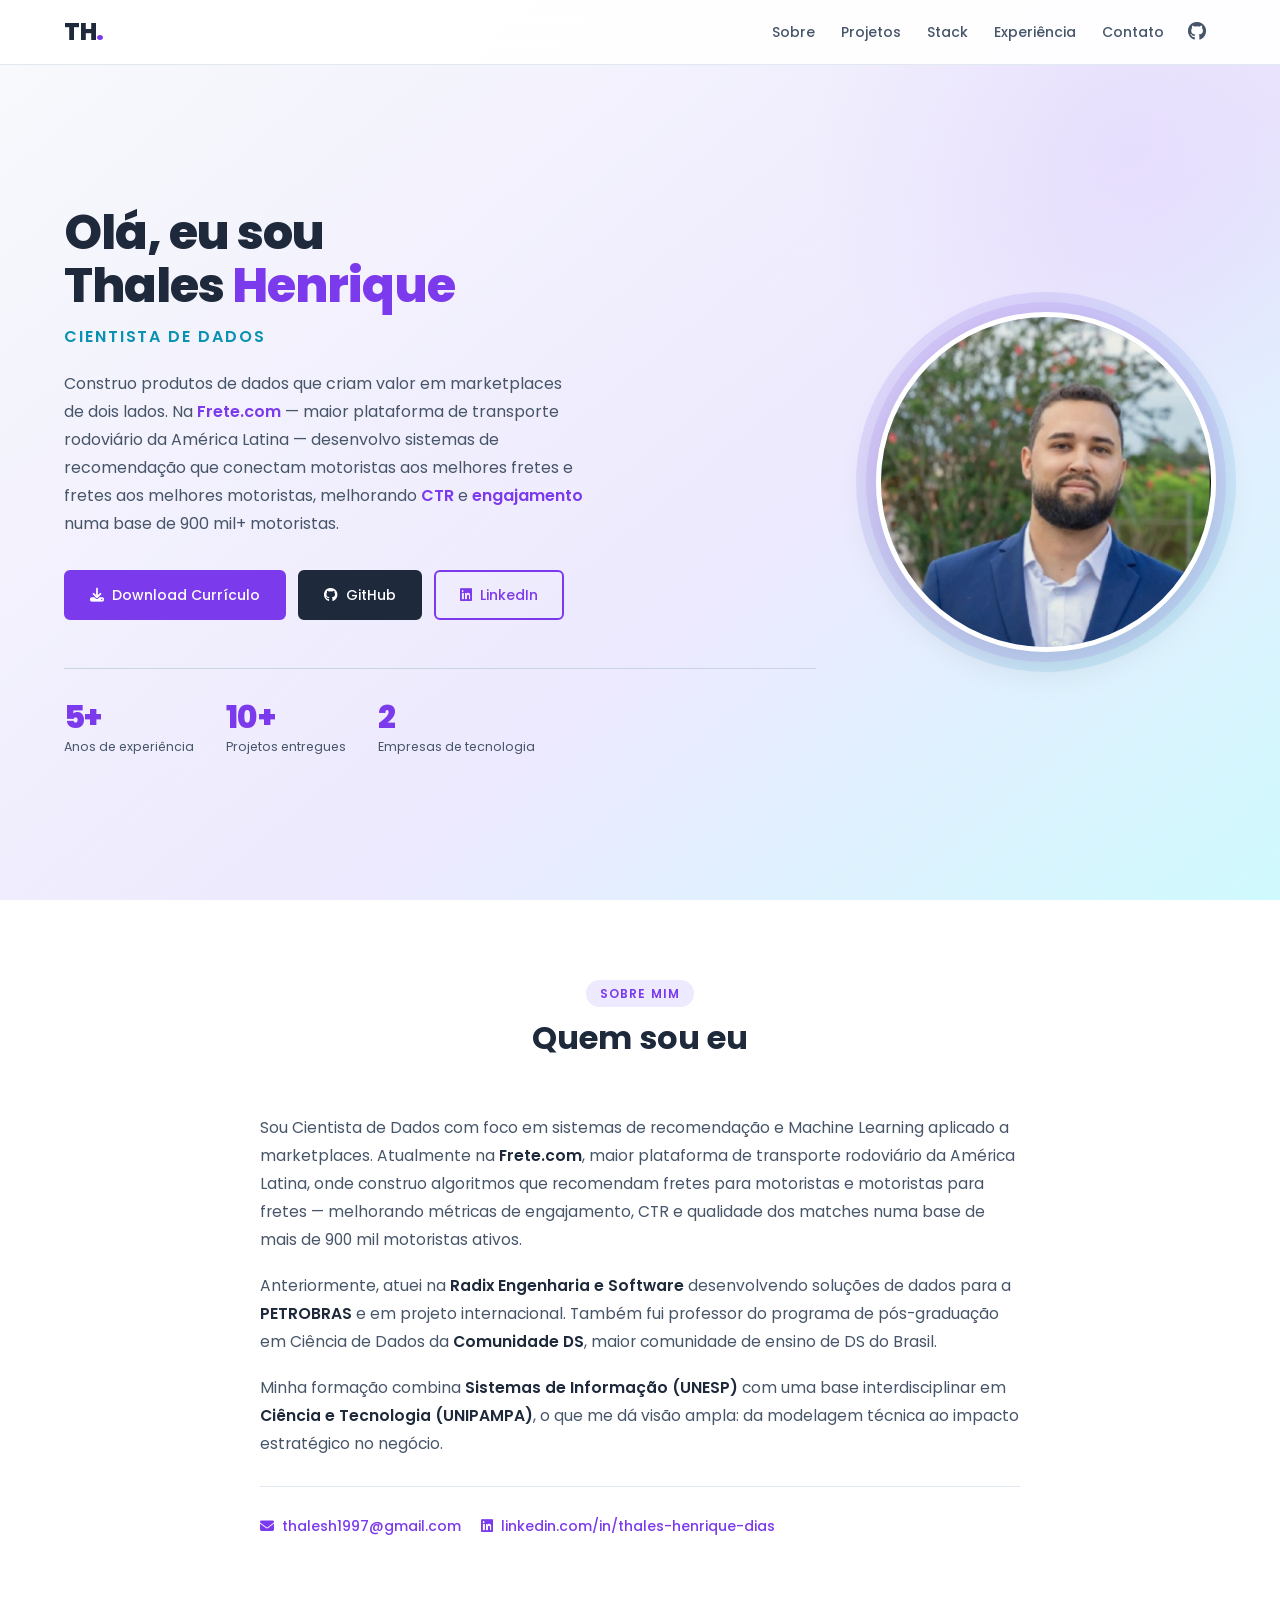
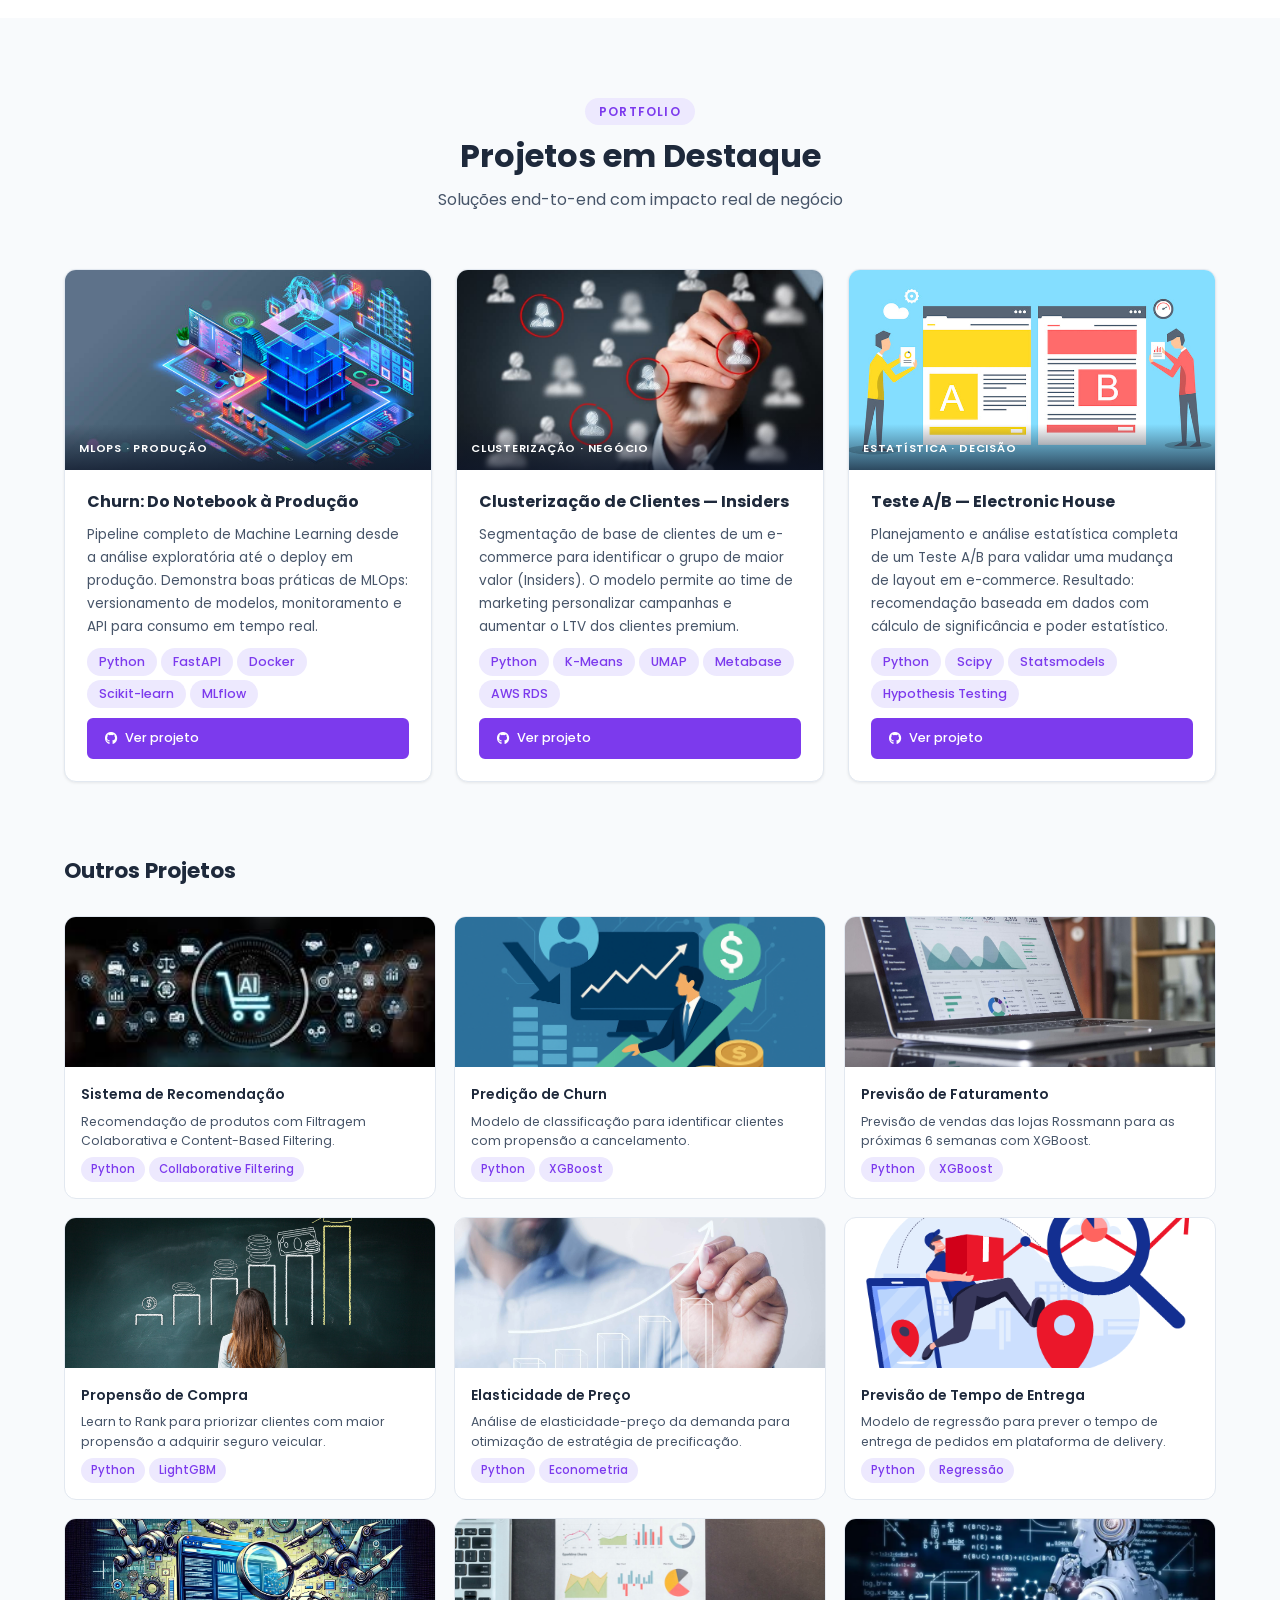
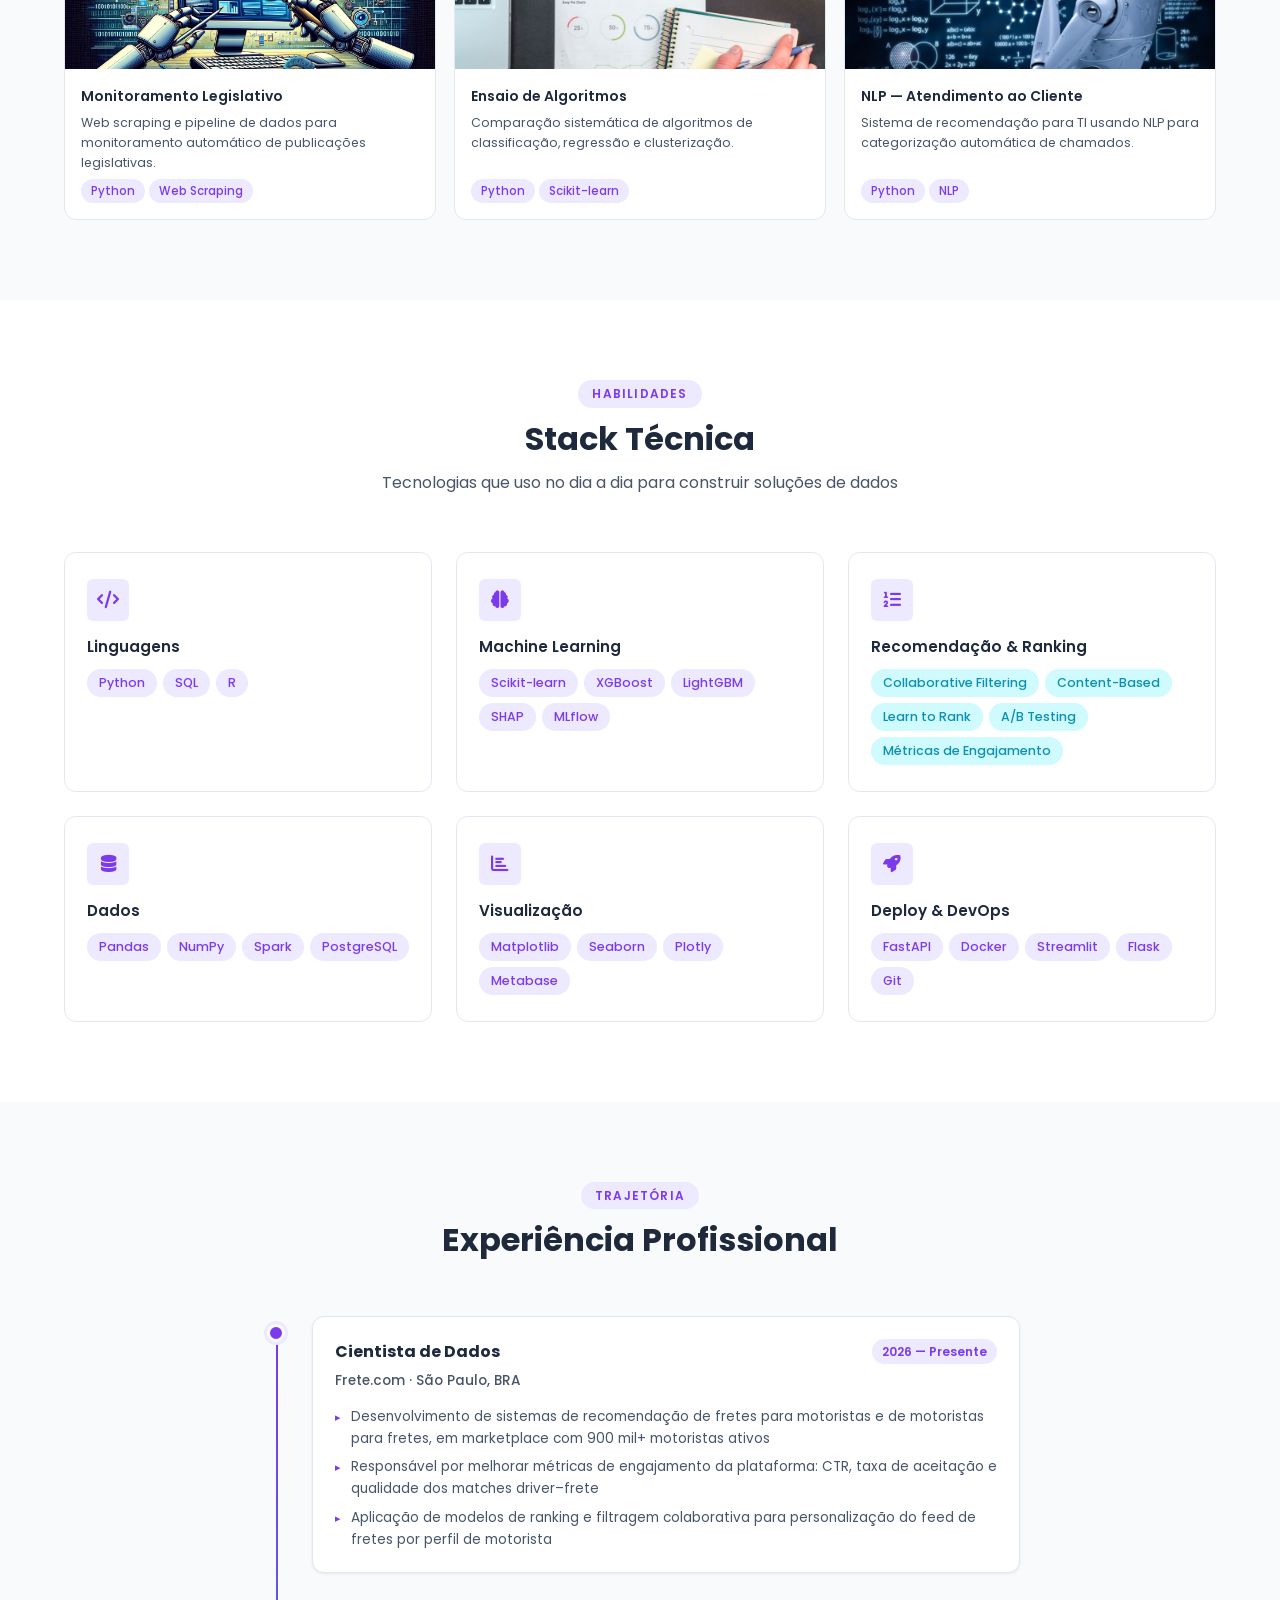
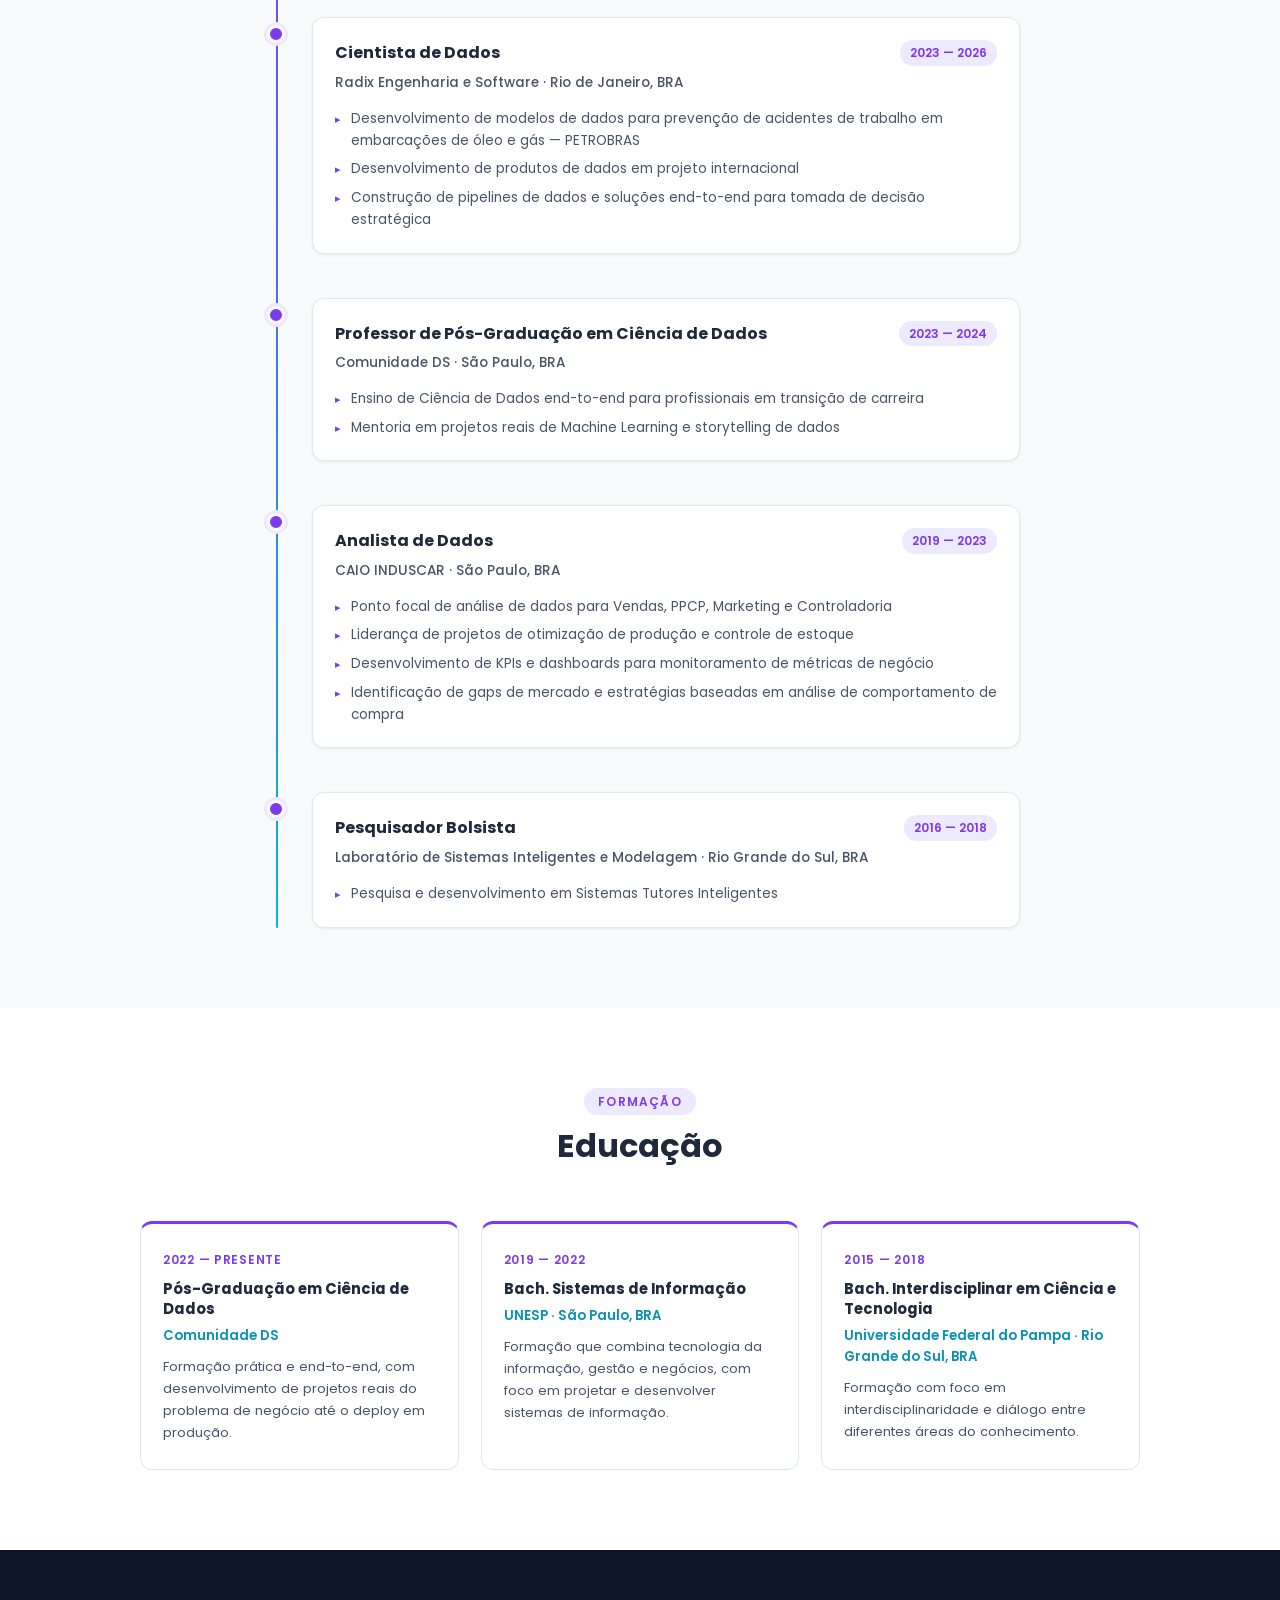
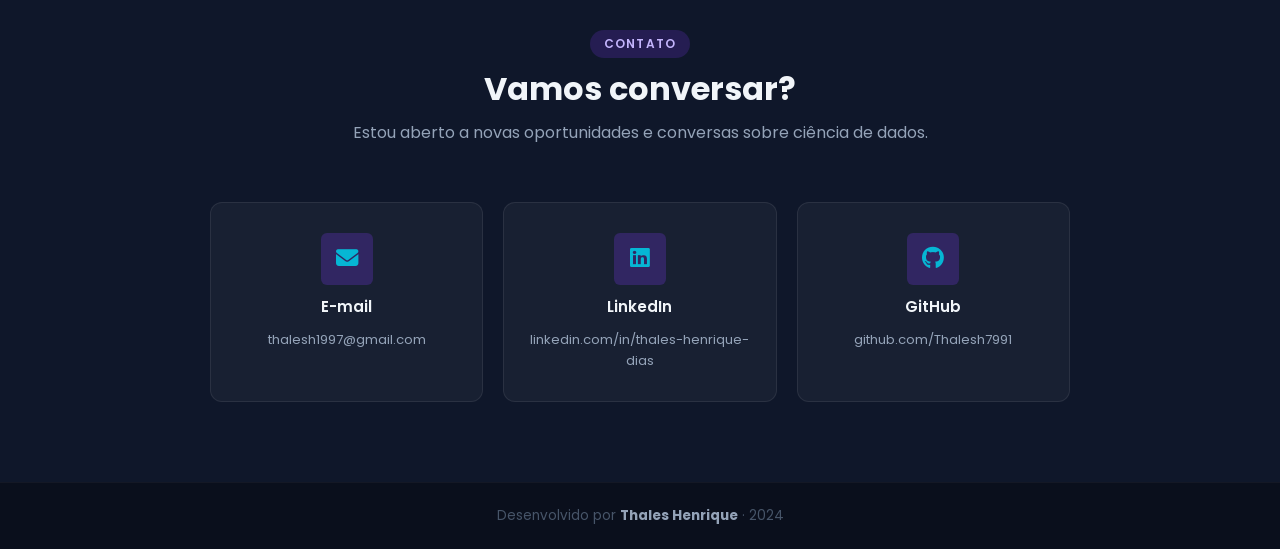
<file: index.html>
<!doctype html>
<html lang="pt-BR">

<head>
    <meta charset="utf-8">
    <meta name="viewport" content="width=device-width, initial-scale=1">
    <meta name="description" content="Thales Henrique — Cientista de Dados especializado em NLP, LLM e Machine Learning aplicado a problemas reais de negócio.">
    <title>Thales Henrique — Cientista de Dados</title>

    <!-- Google Analytics -->
    <script async src="https://www.googletagmanager.com/gtag/js?id=G-TKB4NTRPEC"></script>
    <script>
        window.dataLayer = window.dataLayer || [];
        function gtag() { dataLayer.push(arguments); }
        gtag('js', new Date());
        gtag('config', 'G-TKB4NTRPEC');
    </script>

    <link rel="icon" type="image/png" href="assets/images/portfolio/science_icon.png">
    <link href="https://fonts.googleapis.com/css2?family=Poppins:wght@300;400;500;600;700;800&display=swap" rel="stylesheet">
    <link rel="stylesheet" href="https://cdnjs.cloudflare.com/ajax/libs/font-awesome/6.5.0/css/all.min.css">
    <link rel="stylesheet" href="assets/css/style.css">
</head>

<body>

    <!-- ========== NAVBAR ========== -->
    <nav class="navbar" id="navbar">
        <div class="nav-container">
            <a href="#hero" class="nav-brand">TH<span>.</span></a>
            <button class="nav-toggle" id="navToggle" aria-label="Abrir menu">
                <span></span><span></span><span></span>
            </button>
            <ul class="nav-menu" id="navMenu">
                <li><a href="#sobre" class="nav-link">Sobre</a></li>
                <li><a href="#projetos" class="nav-link">Projetos</a></li>
                <li><a href="#stack" class="nav-link">Stack</a></li>
                <li><a href="#experiencia" class="nav-link">Experiência</a></li>
                <li><a href="#contato" class="nav-link">Contato</a></li>
                <li>
                    <a href="https://github.com/Thalesh7991" target="_blank" class="nav-link nav-link-icon" title="GitHub">
                        <i class="fab fa-github"></i>
                    </a>
                </li>
            </ul>
        </div>
    </nav>

    <!-- ========== HERO ========== -->
    <section id="hero" class="hero">
        <div class="hero-container">
            <div class="hero-content">
                <h1 class="hero-title">
                    Olá, eu sou<br>
                    <span class="hero-name">Thales <span class="accent">Henrique</span></span>
                </h1>
                <p class="hero-role">Cientista de Dados</p>
                <p class="hero-description">
                    Construo produtos de dados que criam valor em marketplaces de dois lados. Na <strong>Frete.com</strong> — maior plataforma de transporte rodoviário da América Latina — desenvolvo sistemas de recomendação que conectam motoristas aos melhores fretes e fretes aos melhores motoristas, melhorando <strong>CTR</strong> e <strong>engajamento</strong> numa base de 900 mil+ motoristas.
                </p>
                <div class="hero-actions">
                    <a href="assets/download/curriculo.html" target="_blank" class="btn btn-primary">
                        <i class="fas fa-download"></i> Download Currículo
                    </a>
                    <a href="https://github.com/Thalesh7991" target="_blank" class="btn btn-secondary">
                        <i class="fab fa-github"></i> GitHub
                    </a>
                    <a href="https://www.linkedin.com/in/thales-henrique-dias/" target="_blank" class="btn btn-outline">
                        <i class="fab fa-linkedin"></i> LinkedIn
                    </a>
                </div>
                <div class="hero-stats">
                    <div class="stat">
                        <span class="stat-number">5+</span>
                        <span class="stat-label">Anos de experiência</span>
                    </div>
                    <div class="stat">
                        <span class="stat-number">10+</span>
                        <span class="stat-label">Projetos entregues</span>
                    </div>
                    <div class="stat">
                        <span class="stat-number">2</span>
                        <span class="stat-label">Empresas de tecnologia</span>
                    </div>
                </div>
            </div>
            <div class="hero-image-wrapper">
                    <div class="hero-image">
                    <img src="assets/perfil.jfif" alt="Foto de Thales Henrique">
                </div>
                <div class="hero-image-bg"></div>
            </div>
        </div>
    </section>

    <!-- ========== SOBRE ========== -->
    <section id="sobre" class="section">
        <div class="container">
            <div class="section-header">
                <span class="section-tag">Sobre mim</span>
                <h2 class="section-title">Quem sou eu</h2>
            </div>
            <div class="about-grid">
                <div class="about-text">
                    <p>
                        Sou Cientista de Dados com foco em sistemas de recomendação e Machine Learning aplicado a marketplaces. Atualmente na <strong>Frete.com</strong>, maior plataforma de transporte rodoviário da América Latina, onde construo algoritmos que recomendam fretes para motoristas e motoristas para fretes — melhorando métricas de engajamento, CTR e qualidade dos matches numa base de mais de 900 mil motoristas ativos.
                    </p>
                    <p>
                        Anteriormente, atuei na <strong>Radix Engenharia e Software</strong> desenvolvendo soluções de dados para a <strong>PETROBRAS</strong> e em projeto internacional. Também fui professor do programa de pós-graduação em Ciência de Dados da <strong>Comunidade DS</strong>, maior comunidade de ensino de DS do Brasil.
                    </p>
                    <p>
                        Minha formação combina <strong>Sistemas de Informação (UNESP)</strong> com uma base interdisciplinar em <strong>Ciência e Tecnologia (UNIPAMPA)</strong>, o que me dá visão ampla: da modelagem técnica ao impacto estratégico no negócio.
                    </p>
                    <div class="about-contact">
                        <a href="mailto:thalesh1997@gmail.com" class="contact-link">
                            <i class="fas fa-envelope"></i> thalesh1997@gmail.com
                        </a>
                        <a href="https://www.linkedin.com/in/thales-henrique-dias/" target="_blank" class="contact-link">
                            <i class="fab fa-linkedin"></i> linkedin.com/in/thales-henrique-dias
                        </a>
                    </div>
                </div>
            </div>
        </div>
    </section>

    <!-- ========== PROJETOS ========== -->
    <section id="projetos" class="section section-alt">
        <div class="container">
            <div class="section-header">
                <span class="section-tag">Portfolio</span>
                <h2 class="section-title">Projetos em Destaque</h2>
                <p class="section-subtitle">Soluções end-to-end com impacto real de negócio</p>
            </div>

            <div class="featured-projects">

                <div class="featured-card">
                    <div class="featured-card-image">
                        <img src="assets/images/portfolio/data_architecture.jpg" alt="Churn: Do Notebook à Produção">
                        <div class="featured-card-overlay">
                            <span class="project-category">MLOps · Produção</span>
                        </div>
                    </div>
                    <div class="featured-card-content">
                        <h3>Churn: Do Notebook à Produção</h3>
                        <p>Pipeline completo de Machine Learning desde a análise exploratória até o deploy em produção.
                            Demonstra boas práticas de MLOps: versionamento de modelos, monitoramento e API para consumo
                            em tempo real.</p>
                        <div class="project-tools">
                            <span class="tag">Python</span>
                            <span class="tag">FastAPI</span>
                            <span class="tag">Docker</span>
                            <span class="tag">Scikit-learn</span>
                            <span class="tag">MLflow</span>
                        </div>
                        <a href="https://github.com/Thalesh7991/ml-productization-journey" target="_blank"
                            class="btn btn-primary btn-sm">
                            <i class="fab fa-github"></i> Ver projeto
                        </a>
                    </div>
                </div>

                <div class="featured-card">
                    <div class="featured-card-image">
                        <img src="assets/images/portfolio/clustering.jpg" alt="Clusterização de Clientes">
                        <div class="featured-card-overlay">
                            <span class="project-category">Clusterização · Negócio</span>
                        </div>
                    </div>
                    <div class="featured-card-content">
                        <h3>Clusterização de Clientes — Insiders</h3>
                        <p>Segmentação de base de clientes de um e-commerce para identificar o grupo de maior valor
                            (Insiders). O modelo permite ao time de marketing personalizar campanhas e aumentar o
                            LTV dos clientes premium.</p>
                        <div class="project-tools">
                            <span class="tag">Python</span>
                            <span class="tag">K-Means</span>
                            <span class="tag">UMAP</span>
                            <span class="tag">Metabase</span>
                            <span class="tag">AWS RDS</span>
                        </div>
                        <a href="https://github.com/Thalesh7991/Insiders-Customers" target="_blank"
                            class="btn btn-primary btn-sm">
                            <i class="fab fa-github"></i> Ver projeto
                        </a>
                    </div>
                </div>

                <div class="featured-card">
                    <div class="featured-card-image">
                        <img src="assets/images/portfolio/test_ab_image.jpg" alt="Teste A/B">
                        <div class="featured-card-overlay">
                            <span class="project-category">Estatística · Decisão</span>
                        </div>
                    </div>
                    <div class="featured-card-content">
                        <h3>Teste A/B — Electronic House</h3>
                        <p>Planejamento e análise estatística completa de um Teste A/B para validar uma mudança de
                            layout em e-commerce. Resultado: recomendação baseada em dados com cálculo de significância
                            e poder estatístico.</p>
                        <div class="project-tools">
                            <span class="tag">Python</span>
                            <span class="tag">Scipy</span>
                            <span class="tag">Statsmodels</span>
                            <span class="tag">Hypothesis Testing</span>
                        </div>
                        <a href="https://github.com/Thalesh7991/ab_test_eletronic_house/" target="_blank"
                            class="btn btn-primary btn-sm">
                            <i class="fab fa-github"></i> Ver projeto
                        </a>
                    </div>
                </div>

            </div>

            <!-- Outros projetos -->
            <div class="section-header section-header-sub">
                <h3 class="section-title-sm">Outros Projetos</h3>
            </div>
            <div class="projects-grid">

                <a href="https://github.com/Thalesh7991/recommendation_system/tree/main" target="_blank"
                    class="project-card">
                    <img src="assets/images/portfolio/rec_sys.jpg" alt="Sistema de Recomendação">
                    <div class="project-card-content">
                        <h4>Sistema de Recomendação</h4>
                        <p>Recomendação de produtos com Filtragem Colaborativa e Content-Based Filtering.</p>
                        <div class="project-tools">
                            <span class="tag tag-sm">Python</span>
                            <span class="tag tag-sm">Collaborative Filtering</span>
                        </div>
                    </div>
                </a>

                <a href="https://github.com/Thalesh7991/churn_prediction" target="_blank" class="project-card">
                    <img src="assets/images/portfolio/churn_capa.png" alt="Predição de Churn">
                    <div class="project-card-content">
                        <h4>Predição de Churn</h4>
                        <p>Modelo de classificação para identificar clientes com propensão a cancelamento.</p>
                        <div class="project-tools">
                            <span class="tag tag-sm">Python</span>
                            <span class="tag tag-sm">XGBoost</span>
                        </div>
                    </div>
                </a>

                <a href="https://github.com/Thalesh7991/Rossmann-Sales-Predict" target="_blank" class="project-card">
                    <img src="assets/images/portfolio/sales.jpg" alt="Previsão de Faturamento">
                    <div class="project-card-content">
                        <h4>Previsão de Faturamento</h4>
                        <p>Previsão de vendas das lojas Rossmann para as próximas 6 semanas com XGBoost.</p>
                        <div class="project-tools">
                            <span class="tag tag-sm">Python</span>
                            <span class="tag tag-sm">XGBoost</span>
                        </div>
                    </div>
                </a>

                <a href="https://github.com/Thalesh7991/health-insurance-cross-sell" target="_blank" class="project-card">
                    <img src="assets/images/portfolio/money.png" alt="Propensão de Compra">
                    <div class="project-card-content">
                        <h4>Propensão de Compra</h4>
                        <p>Learn to Rank para priorizar clientes com maior propensão a adquirir seguro veicular.</p>
                        <div class="project-tools">
                            <span class="tag tag-sm">Python</span>
                            <span class="tag tag-sm">LightGBM</span>
                        </div>
                    </div>
                </a>

                <a href="https://github.com/Thalesh7991/elasticidade_preco/tree/master" target="_blank"
                    class="project-card">
                    <img src="assets/images/portfolio/elasticidade.jpg" alt="Elasticidade de Preço">
                    <div class="project-card-content">
                        <h4>Elasticidade de Preço</h4>
                        <p>Análise de elasticidade-preço da demanda para otimização de estratégia de precificação.</p>
                        <div class="project-tools">
                            <span class="tag tag-sm">Python</span>
                            <span class="tag tag-sm">Econometria</span>
                        </div>
                    </div>
                </a>

                <a href="https://github.com/Thalesh7991/delivery_fast" target="_blank" class="project-card">
                    <img src="assets/images/portfolio/delivery_ml.png" alt="Previsão de Tempo de Entrega">
                    <div class="project-card-content">
                        <h4>Previsão de Tempo de Entrega</h4>
                        <p>Modelo de regressão para prever o tempo de entrega de pedidos em plataforma de delivery.</p>
                        <div class="project-tools">
                            <span class="tag tag-sm">Python</span>
                            <span class="tag tag-sm">Regressão</span>
                        </div>
                    </div>
                </a>

                <a href="https://github.com/Thalesh7991/scraping_prefeitura" target="_blank" class="project-card">
                    <img src="assets/images/portfolio/wbs.png" alt="Monitoramento Legislativo">
                    <div class="project-card-content">
                        <h4>Monitoramento Legislativo</h4>
                        <p>Web scraping e pipeline de dados para monitoramento automático de publicações legislativas.</p>
                        <div class="project-tools">
                            <span class="tag tag-sm">Python</span>
                            <span class="tag tag-sm">Web Scraping</span>
                        </div>
                    </div>
                </a>

                <a href="https://github.com/Thalesh7991/ensaios-algoritmos-ml" target="_blank" class="project-card">
                    <img src="assets/images/portfolio/ensaio.jpg" alt="Ensaio de Algoritmos">
                    <div class="project-card-content">
                        <h4>Ensaio de Algoritmos</h4>
                        <p>Comparação sistemática de algoritmos de classificação, regressão e clusterização.</p>
                        <div class="project-tools">
                            <span class="tag tag-sm">Python</span>
                            <span class="tag tag-sm">Scikit-learn</span>
                        </div>
                    </div>
                </a>

                <a href="https://www.linkedin.com/pulse/transformando-o-atendimento-ao-cliente-em-ti-com-de-m%2525C3%2525A1quina-henrique"
                    target="_blank" class="project-card">
                    <img src="assets/images/portfolio/nlp_tech.png" alt="NLP Atendimento ao Cliente">
                    <div class="project-card-content">
                        <h4>NLP — Atendimento ao Cliente</h4>
                        <p>Sistema de recomendação para TI usando NLP para categorização automática de chamados.</p>
                        <div class="project-tools">
                            <span class="tag tag-sm">Python</span>
                            <span class="tag tag-sm">NLP</span>
                        </div>
                    </div>
                </a>

            </div>
        </div>
    </section>

    <!-- ========== STACK TÉCNICA ========== -->
    <section id="stack" class="section">
        <div class="container">
            <div class="section-header">
                <span class="section-tag">Habilidades</span>
                <h2 class="section-title">Stack Técnica</h2>
                <p class="section-subtitle">Tecnologias que uso no dia a dia para construir soluções de dados</p>
            </div>
            <div class="stack-grid">

                <div class="stack-category">
                    <div class="stack-category-icon"><i class="fas fa-code"></i></div>
                    <h3>Linguagens</h3>
                    <div class="tags">
                        <span class="tag">Python</span>
                        <span class="tag">SQL</span>
                        <span class="tag">R</span>
                    </div>
                </div>

                <div class="stack-category">
                    <div class="stack-category-icon"><i class="fas fa-brain"></i></div>
                    <h3>Machine Learning</h3>
                    <div class="tags">
                        <span class="tag">Scikit-learn</span>
                        <span class="tag">XGBoost</span>
                        <span class="tag">LightGBM</span>
                        <span class="tag">SHAP</span>
                        <span class="tag">MLflow</span>
                    </div>
                </div>

                <div class="stack-category">
                    <div class="stack-category-icon"><i class="fas fa-list-ol"></i></div>
                    <h3>Recomendação & Ranking</h3>
                    <div class="tags">
                        <span class="tag tag-accent">Collaborative Filtering</span>
                        <span class="tag tag-accent">Content-Based</span>
                        <span class="tag tag-accent">Learn to Rank</span>
                        <span class="tag tag-accent">A/B Testing</span>
                        <span class="tag tag-accent">Métricas de Engajamento</span>
                    </div>
                </div>

                <div class="stack-category">
                    <div class="stack-category-icon"><i class="fas fa-database"></i></div>
                    <h3>Dados</h3>
                    <div class="tags">
                        <span class="tag">Pandas</span>
                        <span class="tag">NumPy</span>
                        <span class="tag">Spark</span>
                        <span class="tag">PostgreSQL</span>
                    </div>
                </div>

                <div class="stack-category">
                    <div class="stack-category-icon"><i class="fas fa-chart-bar"></i></div>
                    <h3>Visualização</h3>
                    <div class="tags">
                        <span class="tag">Matplotlib</span>
                        <span class="tag">Seaborn</span>
                        <span class="tag">Plotly</span>
                        <span class="tag">Metabase</span>
                    </div>
                </div>

                <div class="stack-category">
                    <div class="stack-category-icon"><i class="fas fa-rocket"></i></div>
                    <h3>Deploy & DevOps</h3>
                    <div class="tags">
                        <span class="tag">FastAPI</span>
                        <span class="tag">Docker</span>
                        <span class="tag">Streamlit</span>
                        <span class="tag">Flask</span>
                        <span class="tag">Git</span>
                    </div>
                </div>

            </div>
        </div>
    </section>

    <!-- ========== EXPERIÊNCIA ========== -->
    <section id="experiencia" class="section section-alt">
        <div class="container">
            <div class="section-header">
                <span class="section-tag">Trajetória</span>
                <h2 class="section-title">Experiência Profissional</h2>
            </div>
            <div class="timeline">

                <div class="timeline-item">
                    <div class="timeline-dot"></div>
                    <div class="timeline-content">
                        <div class="timeline-header">
                            <h3>Cientista de Dados</h3>
                            <span class="timeline-date">2026 — Presente</span>
                        </div>
                        <h4 class="timeline-company">Frete.com · São Paulo, BRA</h4>
                        <ul class="timeline-bullets">
                            <li>Desenvolvimento de sistemas de recomendação de fretes para motoristas e de motoristas para fretes, em marketplace com 900 mil+ motoristas ativos</li>
                            <li>Responsável por melhorar métricas de engajamento da plataforma: CTR, taxa de aceitação e qualidade dos matches driver–frete</li>
                            <li>Aplicação de modelos de ranking e filtragem colaborativa para personalização do feed de fretes por perfil de motorista</li>
                        </ul>
                    </div>
                </div>

                <div class="timeline-item">
                    <div class="timeline-dot"></div>
                    <div class="timeline-content">
                        <div class="timeline-header">
                            <h3>Cientista de Dados</h3>
                            <span class="timeline-date">2023 — 2026</span>
                        </div>
                        <h4 class="timeline-company">Radix Engenharia e Software · Rio de Janeiro, BRA</h4>
                        <ul class="timeline-bullets">
                            <li>Desenvolvimento de modelos de dados para prevenção de acidentes de trabalho em embarcações de óleo e gás — PETROBRAS</li>
                            <li>Desenvolvimento de produtos de dados em projeto internacional</li>
                            <li>Construção de pipelines de dados e soluções end-to-end para tomada de decisão estratégica</li>
                        </ul>
                    </div>
                </div>

                <div class="timeline-item">
                    <div class="timeline-dot"></div>
                    <div class="timeline-content">
                        <div class="timeline-header">
                            <h3>Professor de Pós-Graduação em Ciência de Dados</h3>
                            <span class="timeline-date">2023 — 2024</span>
                        </div>
                        <h4 class="timeline-company">Comunidade DS · São Paulo, BRA</h4>
                        <ul class="timeline-bullets">
                            <li>Ensino de Ciência de Dados end-to-end para profissionais em transição de carreira</li>
                            <li>Mentoria em projetos reais de Machine Learning e storytelling de dados</li>
                        </ul>
                    </div>
                </div>

                <div class="timeline-item">
                    <div class="timeline-dot"></div>
                    <div class="timeline-content">
                        <div class="timeline-header">
                            <h3>Analista de Dados</h3>
                            <span class="timeline-date">2019 — 2023</span>
                        </div>
                        <h4 class="timeline-company">CAIO INDUSCAR · São Paulo, BRA</h4>
                        <ul class="timeline-bullets">
                            <li>Ponto focal de análise de dados para Vendas, PPCP, Marketing e Controladoria</li>
                            <li>Liderança de projetos de otimização de produção e controle de estoque</li>
                            <li>Desenvolvimento de KPIs e dashboards para monitoramento de métricas de negócio</li>
                            <li>Identificação de gaps de mercado e estratégias baseadas em análise de comportamento de compra</li>
                        </ul>
                    </div>
                </div>

                <div class="timeline-item">
                    <div class="timeline-dot"></div>
                    <div class="timeline-content">
                        <div class="timeline-header">
                            <h3>Pesquisador Bolsista</h3>
                            <span class="timeline-date">2016 — 2018</span>
                        </div>
                        <h4 class="timeline-company">Laboratório de Sistemas Inteligentes e Modelagem · Rio Grande do Sul, BRA</h4>
                        <ul class="timeline-bullets">
                            <li>Pesquisa e desenvolvimento em Sistemas Tutores Inteligentes</li>
                        </ul>
                    </div>
                </div>

            </div>
        </div>
    </section>

    <!-- ========== EDUCAÇÃO ========== -->
    <section id="educacao" class="section">
        <div class="container">
            <div class="section-header">
                <span class="section-tag">Formação</span>
                <h2 class="section-title">Educação</h2>
            </div>
            <div class="education-grid">

                <div class="education-card">
                    <div class="education-year">2022 — Presente</div>
                    <h3>Pós-Graduação em Ciência de Dados</h3>
                    <h4>Comunidade DS</h4>
                    <p>Formação prática e end-to-end, com desenvolvimento de projetos reais do problema de negócio até o deploy em produção.</p>
                </div>

                <div class="education-card">
                    <div class="education-year">2019 — 2022</div>
                    <h3>Bach. Sistemas de Informação</h3>
                    <h4>UNESP · São Paulo, BRA</h4>
                    <p>Formação que combina tecnologia da informação, gestão e negócios, com foco em projetar e desenvolver sistemas de informação.</p>
                </div>

                <div class="education-card">
                    <div class="education-year">2015 — 2018</div>
                    <h3>Bach. Interdisciplinar em Ciência e Tecnologia</h3>
                    <h4>Universidade Federal do Pampa · Rio Grande do Sul, BRA</h4>
                    <p>Formação com foco em interdisciplinaridade e diálogo entre diferentes áreas do conhecimento.</p>
                </div>

            </div>
        </div>
    </section>

    <!-- ========== CONTATO ========== -->
    <section id="contato" class="section section-dark">
        <div class="container">
            <div class="section-header">
                <span class="section-tag section-tag-dark">Contato</span>
                <h2 class="section-title section-title-dark">Vamos conversar?</h2>
                <p class="section-subtitle section-subtitle-dark">Estou aberto a novas oportunidades e conversas sobre ciência de dados.</p>
            </div>
            <div class="contact-grid">

                <a href="mailto:thalesh1997@gmail.com" class="contact-card">
                    <div class="contact-icon"><i class="fas fa-envelope"></i></div>
                    <h3>E-mail</h3>
                    <p>thalesh1997@gmail.com</p>
                </a>

                <a href="https://www.linkedin.com/in/thales-henrique-dias/" target="_blank" class="contact-card">
                    <div class="contact-icon"><i class="fab fa-linkedin"></i></div>
                    <h3>LinkedIn</h3>
                    <p>linkedin.com/in/thales-henrique-dias</p>
                </a>

                <a href="https://github.com/Thalesh7991" target="_blank" class="contact-card">
                    <div class="contact-icon"><i class="fab fa-github"></i></div>
                    <h3>GitHub</h3>
                    <p>github.com/Thalesh7991</p>
                </a>

            </div>
        </div>
    </section>

    <!-- ========== FOOTER ========== -->
    <footer class="footer">
        <div class="container">
            <p>Desenvolvido por <strong>Thales Henrique</strong> · 2024</p>
        </div>
    </footer>

    <!-- Botão voltar ao topo -->
    <button class="scroll-top" id="scrollTop" aria-label="Voltar ao topo">
        <i class="fas fa-arrow-up"></i>
    </button>

    <script src="assets/js/script.js"></script>

</body>

</html>
</file>
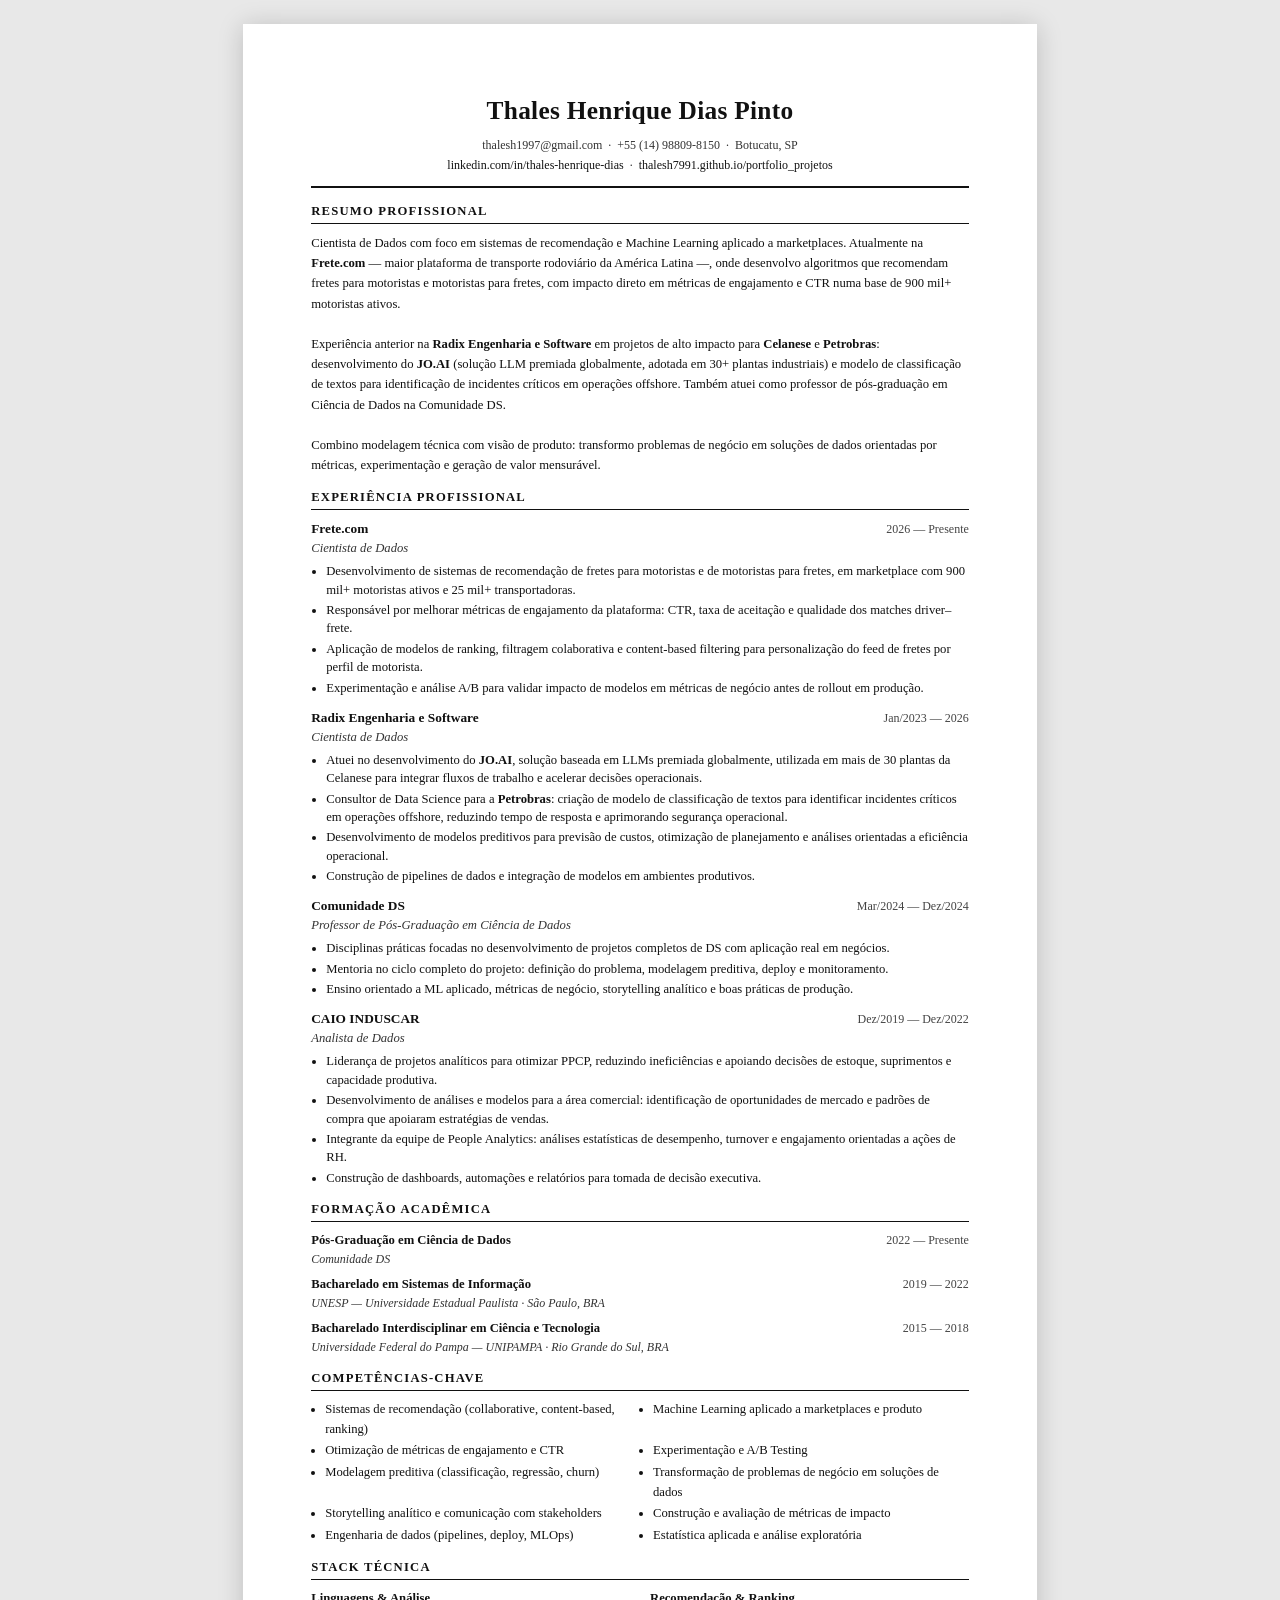
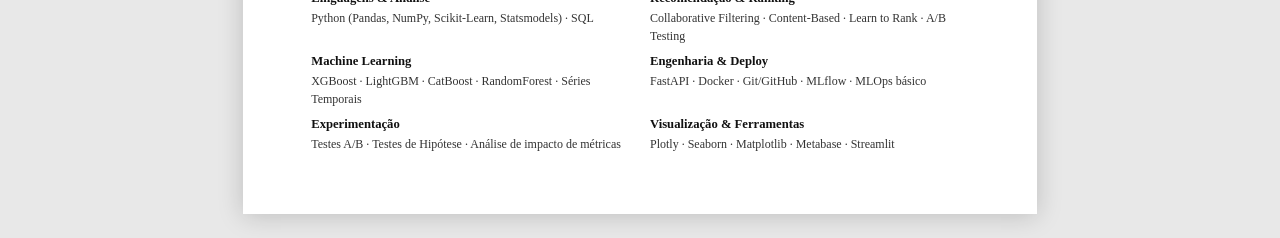
<file: assets/download/curriculo.html>
<!DOCTYPE html>
<html lang="pt-BR">
<head>
    <meta charset="UTF-8">
    <meta name="viewport" content="width=device-width, initial-scale=1">
    <title>Currículo — Thales Henrique Dias Pinto</title>
    <style>
        * { box-sizing: border-box; margin: 0; padding: 0; }

        body {
            font-family: 'Georgia', 'Times New Roman', serif;
            font-size: 10pt;
            color: #111;
            background: #e8e8e8;
            line-height: 1.5;
        }

        .page {
            background: #fff;
            max-width: 210mm;
            min-height: 297mm;
            margin: 24px auto;
            padding: 18mm 18mm 16mm;
            box-shadow: 0 2px 24px rgba(0,0,0,.18);
        }

        /* ---- HEADER ---- */
        .header {
            text-align: center;
            padding-bottom: 10px;
            border-bottom: 2px solid #111;
            margin-bottom: 14px;
        }
        .header h1 {
            font-size: 19pt;
            font-weight: bold;
            letter-spacing: .3px;
            margin-bottom: 5px;
        }
        .header .contact {
            font-size: 9pt;
            color: #333;
            line-height: 1.7;
        }
        .header a { color: #111; text-decoration: none; }

        /* ---- SECTIONS ---- */
        .section { margin-top: 13px; }
        .section-title {
            font-size: 9.5pt;
            font-weight: bold;
            text-transform: uppercase;
            letter-spacing: 1.2px;
            border-bottom: 1px solid #111;
            padding-bottom: 2px;
            margin-bottom: 9px;
        }

        /* ---- EXPERIENCE ---- */
        .job { margin-bottom: 11px; }
        .job:last-child { margin-bottom: 0; }

        .job-header {
            display: flex;
            justify-content: space-between;
            align-items: baseline;
        }
        .job-company { font-weight: bold; font-size: 10pt; }
        .job-date { font-size: 9pt; color: #444; white-space: nowrap; }
        .job-title {
            font-style: italic;
            font-size: 9.5pt;
            color: #333;
            margin-bottom: 4px;
        }
        ul.bullets { list-style: disc; padding-left: 15px; }
        ul.bullets li {
            font-size: 9.5pt;
            margin-bottom: 2px;
            line-height: 1.45;
        }

        /* ---- EDUCATION ---- */
        .edu-item { margin-bottom: 7px; }
        .edu-header {
            display: flex;
            justify-content: space-between;
            align-items: baseline;
        }
        .edu-title { font-weight: bold; font-size: 9.5pt; }
        .edu-date { font-size: 9pt; color: #444; white-space: nowrap; }
        .edu-institution { font-style: italic; font-size: 9pt; color: #333; }

        /* ---- COMPETÊNCIAS ---- */
        .comp-list {
            display: grid;
            grid-template-columns: 1fr 1fr;
            gap: 2px 12px;
            list-style: disc;
            padding-left: 14px;
        }
        .comp-list li { font-size: 9.5pt; line-height: 1.55; }

        /* ---- STACK ---- */
        .stack-grid {
            display: grid;
            grid-template-columns: 1fr 1fr;
            gap: 7px 20px;
        }
        .stack-group h4 {
            font-size: 9.5pt;
            font-weight: bold;
            margin-bottom: 2px;
        }
        .stack-group p {
            font-size: 9pt;
            color: #333;
            line-height: 1.45;
        }

        /* ---- PRINT ---- */
        @media print {
            body { background: #fff; }
            .page {
                margin: 0;
                padding: 14mm 16mm 12mm;
                box-shadow: none;
                min-height: auto;
            }
            a { color: #111 !important; text-decoration: none !important; }
        }
    </style>
</head>
<body>
<div class="page">

    <!-- HEADER -->
    <div class="header">
        <h1>Thales Henrique Dias Pinto</h1>
        <div class="contact">
            thalesh1997@gmail.com &nbsp;·&nbsp; +55 (14) 98809-8150 &nbsp;·&nbsp; Botucatu, SP<br>
            <a href="https://www.linkedin.com/in/thales-henrique-dias/">linkedin.com/in/thales-henrique-dias</a>
            &nbsp;·&nbsp;
            <a href="https://thalesh7991.github.io/portfolio_projetos/">thalesh7991.github.io/portfolio_projetos</a>
        </div>
    </div>

    <!-- RESUMO -->
    <div class="section">
        <div class="section-title">Resumo Profissional</div>
        <p style="font-size:9.5pt;line-height:1.6;">
            Cientista de Dados com foco em sistemas de recomendação e Machine Learning aplicado a marketplaces.
            Atualmente na <strong>Frete.com</strong> — maior plataforma de transporte rodoviário da América Latina —,
            onde desenvolvo algoritmos que recomendam fretes para motoristas e motoristas para fretes, com impacto
            direto em métricas de engajamento e CTR numa base de 900 mil+ motoristas ativos.
        </p>
        <br>
        <p style="font-size:9.5pt;line-height:1.6;">
            Experiência anterior na <strong>Radix Engenharia e Software</strong> em projetos de alto impacto para
            <strong>Celanese</strong> e <strong>Petrobras</strong>: desenvolvimento do <strong>JO.AI</strong>
            (solução LLM premiada globalmente, adotada em 30+ plantas industriais) e modelo de classificação de
            textos para identificação de incidentes críticos em operações offshore. Também atuei como professor
            de pós-graduação em Ciência de Dados na Comunidade DS.
        </p>
        <br>
        <p style="font-size:9.5pt;line-height:1.6;">
            Combino modelagem técnica com visão de produto: transformo problemas de negócio em soluções de dados
            orientadas por métricas, experimentação e geração de valor mensurável.
        </p>
    </div>

    <!-- EXPERIÊNCIA -->
    <div class="section">
        <div class="section-title">Experiência Profissional</div>

        <div class="job">
            <div class="job-header">
                <span class="job-company">Frete.com</span>
                <span class="job-date">2026 — Presente</span>
            </div>
            <div class="job-title">Cientista de Dados</div>
            <ul class="bullets">
                <li>Desenvolvimento de sistemas de recomendação de fretes para motoristas e de motoristas para fretes, em marketplace com 900 mil+ motoristas ativos e 25 mil+ transportadoras.</li>
                <li>Responsável por melhorar métricas de engajamento da plataforma: CTR, taxa de aceitação e qualidade dos matches driver–frete.</li>
                <li>Aplicação de modelos de ranking, filtragem colaborativa e content-based filtering para personalização do feed de fretes por perfil de motorista.</li>
                <li>Experimentação e análise A/B para validar impacto de modelos em métricas de negócio antes de rollout em produção.</li>
            </ul>
        </div>

        <div class="job">
            <div class="job-header">
                <span class="job-company">Radix Engenharia e Software</span>
                <span class="job-date">Jan/2023 — 2026</span>
            </div>
            <div class="job-title">Cientista de Dados</div>
            <ul class="bullets">
                <li>Atuei no desenvolvimento do <strong>JO.AI</strong>, solução baseada em LLMs premiada globalmente, utilizada em mais de 30 plantas da Celanese para integrar fluxos de trabalho e acelerar decisões operacionais.</li>
                <li>Consultor de Data Science para a <strong>Petrobras</strong>: criação de modelo de classificação de textos para identificar incidentes críticos em operações offshore, reduzindo tempo de resposta e aprimorando segurança operacional.</li>
                <li>Desenvolvimento de modelos preditivos para previsão de custos, otimização de planejamento e análises orientadas a eficiência operacional.</li>
                <li>Construção de pipelines de dados e integração de modelos em ambientes produtivos.</li>
            </ul>
        </div>

        <div class="job">
            <div class="job-header">
                <span class="job-company">Comunidade DS</span>
                <span class="job-date">Mar/2024 — Dez/2024</span>
            </div>
            <div class="job-title">Professor de Pós-Graduação em Ciência de Dados</div>
            <ul class="bullets">
                <li>Disciplinas práticas focadas no desenvolvimento de projetos completos de DS com aplicação real em negócios.</li>
                <li>Mentoria no ciclo completo do projeto: definição do problema, modelagem preditiva, deploy e monitoramento.</li>
                <li>Ensino orientado a ML aplicado, métricas de negócio, storytelling analítico e boas práticas de produção.</li>
            </ul>
        </div>

        <div class="job">
            <div class="job-header">
                <span class="job-company">CAIO INDUSCAR</span>
                <span class="job-date">Dez/2019 — Dez/2022</span>
            </div>
            <div class="job-title">Analista de Dados</div>
            <ul class="bullets">
                <li>Liderança de projetos analíticos para otimizar PPCP, reduzindo ineficiências e apoiando decisões de estoque, suprimentos e capacidade produtiva.</li>
                <li>Desenvolvimento de análises e modelos para a área comercial: identificação de oportunidades de mercado e padrões de compra que apoiaram estratégias de vendas.</li>
                <li>Integrante da equipe de People Analytics: análises estatísticas de desempenho, turnover e engajamento orientadas a ações de RH.</li>
                <li>Construção de dashboards, automações e relatórios para tomada de decisão executiva.</li>
            </ul>
        </div>
    </div>

    <!-- FORMAÇÃO -->
    <div class="section">
        <div class="section-title">Formação Acadêmica</div>

        <div class="edu-item">
            <div class="edu-header">
                <span class="edu-title">Pós-Graduação em Ciência de Dados</span>
                <span class="edu-date">2022 — Presente</span>
            </div>
            <div class="edu-institution">Comunidade DS</div>
        </div>

        <div class="edu-item">
            <div class="edu-header">
                <span class="edu-title">Bacharelado em Sistemas de Informação</span>
                <span class="edu-date">2019 — 2022</span>
            </div>
            <div class="edu-institution">UNESP — Universidade Estadual Paulista · São Paulo, BRA</div>
        </div>

        <div class="edu-item">
            <div class="edu-header">
                <span class="edu-title">Bacharelado Interdisciplinar em Ciência e Tecnologia</span>
                <span class="edu-date">2015 — 2018</span>
            </div>
            <div class="edu-institution">Universidade Federal do Pampa — UNIPAMPA · Rio Grande do Sul, BRA</div>
        </div>
    </div>

    <!-- COMPETÊNCIAS -->
    <div class="section">
        <div class="section-title">Competências-Chave</div>
        <ul class="comp-list">
            <li>Sistemas de recomendação (collaborative, content-based, ranking)</li>
            <li>Machine Learning aplicado a marketplaces e produto</li>
            <li>Otimização de métricas de engajamento e CTR</li>
            <li>Experimentação e A/B Testing</li>
            <li>Modelagem preditiva (classificação, regressão, churn)</li>
            <li>Transformação de problemas de negócio em soluções de dados</li>
            <li>Storytelling analítico e comunicação com stakeholders</li>
            <li>Construção e avaliação de métricas de impacto</li>
            <li>Engenharia de dados (pipelines, deploy, MLOps)</li>
            <li>Estatística aplicada e análise exploratória</li>
        </ul>
    </div>

    <!-- STACK -->
    <div class="section">
        <div class="section-title">Stack Técnica</div>
        <div class="stack-grid">
            <div class="stack-group">
                <h4>Linguagens & Análise</h4>
                <p>Python (Pandas, NumPy, Scikit-Learn, Statsmodels) · SQL</p>
            </div>
            <div class="stack-group">
                <h4>Recomendação & Ranking</h4>
                <p>Collaborative Filtering · Content-Based · Learn to Rank · A/B Testing</p>
            </div>
            <div class="stack-group">
                <h4>Machine Learning</h4>
                <p>XGBoost · LightGBM · CatBoost · RandomForest · Séries Temporais</p>
            </div>
            <div class="stack-group">
                <h4>Engenharia & Deploy</h4>
                <p>FastAPI · Docker · Git/GitHub · MLflow · MLOps básico</p>
            </div>
            <div class="stack-group">
                <h4>Experimentação</h4>
                <p>Testes A/B · Testes de Hipótese · Análise de impacto de métricas</p>
            </div>
            <div class="stack-group">
                <h4>Visualização & Ferramentas</h4>
                <p>Plotly · Seaborn · Matplotlib · Metabase · Streamlit</p>
            </div>
        </div>
    </div>

</div>
</body>
</html>
</file>
<file: assets/css/style.css>
/* =====================================================
   Thales Henrique — Portfolio
   ===================================================== */

:root {
    --primary: #7C3AED;
    --primary-dark: #6D28D9;
    --primary-light: #EDE9FE;
    --accent: #06B6D4;
    --accent-dark: #0891B2;
    --accent-light: #CFFAFE;

    --bg: #FFFFFF;
    --bg-alt: #F8FAFC;
    --bg-dark: #0F172A;

    --text: #1E293B;
    --text-secondary: #475569;
    --text-muted: #94A3B8;

    --border: #E2E8F0;
    --border-strong: #CBD5E1;

    --shadow-sm: 0 1px 3px rgba(0, 0, 0, 0.08);
    --shadow-md: 0 4px 16px rgba(0, 0, 0, 0.08);
    --shadow-lg: 0 12px 40px rgba(0, 0, 0, 0.12);

    --radius: 12px;
    --radius-sm: 6px;

    --transition: 0.22s ease;
    --max-width: 1200px;
}

/* ===== RESET ===== */
*, *::before, *::after {
    box-sizing: border-box;
    margin: 0;
    padding: 0;
}

html {
    scroll-behavior: smooth;
}

body {
    font-family: 'Poppins', sans-serif;
    font-size: 16px;
    color: var(--text);
    background: var(--bg);
    line-height: 1.6;
    overflow-x: hidden;
}

img {
    max-width: 100%;
    height: auto;
    display: block;
}

a {
    color: inherit;
    text-decoration: none;
}

ul {
    list-style: none;
}

/* ===== LAYOUT ===== */
.container {
    max-width: var(--max-width);
    margin: 0 auto;
    padding: 0 24px;
}

.section {
    padding: 80px 0;
}

.section-alt {
    background: var(--bg-alt);
}

.section-dark {
    background: var(--bg-dark);
}

/* ===== SECTION HEADERS ===== */
.section-header {
    text-align: center;
    margin-bottom: 56px;
}

.section-header-sub {
    text-align: left;
    margin-top: 72px;
    margin-bottom: 28px;
}

.section-tag {
    display: inline-block;
    background: var(--primary-light);
    color: var(--primary);
    font-size: 0.75rem;
    font-weight: 600;
    letter-spacing: 0.1em;
    text-transform: uppercase;
    padding: 4px 14px;
    border-radius: 100px;
    margin-bottom: 12px;
}

.section-tag-dark {
    background: rgba(124, 58, 237, 0.2);
    color: #C4B5FD;
}

.section-title {
    font-size: 2rem;
    font-weight: 700;
    color: var(--text);
    line-height: 1.2;
}

.section-title-sm {
    font-size: 1.35rem;
    font-weight: 700;
    color: var(--text);
}

.section-title-dark {
    color: #F1F5F9;
}

.section-subtitle {
    color: var(--text-secondary);
    margin-top: 12px;
    font-size: 1rem;
}

.section-subtitle-dark {
    color: #94A3B8;
}

/* ===== BUTTONS ===== */
.btn {
    display: inline-flex;
    align-items: center;
    gap: 8px;
    padding: 12px 24px;
    border-radius: var(--radius-sm);
    font-size: 0.875rem;
    font-weight: 500;
    font-family: 'Poppins', sans-serif;
    cursor: pointer;
    border: 2px solid transparent;
    transition: all var(--transition);
    text-decoration: none;
    white-space: nowrap;
}

.btn-primary {
    background: var(--primary);
    color: #fff;
    border-color: var(--primary);
}

.btn-primary:hover {
    background: var(--primary-dark);
    border-color: var(--primary-dark);
    transform: translateY(-2px);
    box-shadow: 0 6px 20px rgba(124, 58, 237, 0.3);
    color: #fff;
}

.btn-secondary {
    background: var(--text);
    color: #fff;
    border-color: var(--text);
}

.btn-secondary:hover {
    background: #334155;
    border-color: #334155;
    transform: translateY(-2px);
    color: #fff;
}

.btn-outline {
    background: transparent;
    color: var(--primary);
    border-color: var(--primary);
}

.btn-outline:hover {
    background: var(--primary);
    color: #fff;
    transform: translateY(-2px);
}

.btn-sm {
    padding: 8px 16px;
    font-size: 0.8rem;
    margin-top: auto;
}

/* ===== TAGS ===== */
.tag {
    display: inline-block;
    padding: 4px 12px;
    border-radius: 100px;
    font-size: 0.78rem;
    font-weight: 500;
    background: var(--primary-light);
    color: var(--primary);
}

.tag-accent {
    background: var(--accent-light);
    color: var(--accent-dark);
}

.tag-sm {
    font-size: 0.72rem;
    padding: 3px 10px;
}

.tags {
    display: flex;
    flex-wrap: wrap;
    gap: 6px;
    margin-top: 10px;
}

/* ===== NAVBAR ===== */
.navbar {
    position: fixed;
    top: 0;
    left: 0;
    right: 0;
    z-index: 1000;
    background: rgba(255, 255, 255, 0.92);
    backdrop-filter: blur(12px);
    -webkit-backdrop-filter: blur(12px);
    border-bottom: 1px solid var(--border);
    transition: box-shadow var(--transition);
}

.navbar.scrolled {
    box-shadow: var(--shadow-md);
}

.nav-container {
    max-width: var(--max-width);
    margin: 0 auto;
    padding: 0 24px;
    height: 64px;
    display: flex;
    align-items: center;
    justify-content: space-between;
}

.nav-brand {
    font-size: 1.5rem;
    font-weight: 800;
    color: var(--text);
    letter-spacing: -0.02em;
}

.nav-brand span {
    color: var(--primary);
}

.nav-menu {
    display: flex;
    align-items: center;
    gap: 2px;
}

.nav-link {
    padding: 7px 12px;
    font-size: 0.875rem;
    font-weight: 500;
    color: var(--text-secondary);
    border-radius: var(--radius-sm);
    transition: all var(--transition);
}

.nav-link:hover,
.nav-link.active {
    color: var(--primary);
    background: var(--primary-light);
}

.nav-link-icon {
    font-size: 1.15rem;
    padding: 7px 10px;
}

.nav-toggle {
    display: none;
    flex-direction: column;
    justify-content: center;
    gap: 5px;
    cursor: pointer;
    background: none;
    border: none;
    padding: 6px;
    width: 36px;
    height: 36px;
}

.nav-toggle span {
    display: block;
    width: 22px;
    height: 2px;
    background: var(--text);
    border-radius: 2px;
    transition: all var(--transition);
}

/* ===== HERO ===== */
.hero {
    min-height: 100vh;
    display: flex;
    align-items: center;
    padding-top: 64px;
    background: linear-gradient(140deg, #F8FAFC 0%, #EDE9FE 60%, #CFFAFE 100%);
    position: relative;
    overflow: hidden;
}

.hero::before {
    content: '';
    position: absolute;
    top: -200px;
    right: -200px;
    width: 700px;
    height: 700px;
    background: radial-gradient(circle, rgba(124, 58, 237, 0.07) 0%, transparent 65%);
    pointer-events: none;
}

.hero-container {
    max-width: var(--max-width);
    margin: 0 auto;
    padding: 60px 24px;
    display: grid;
    grid-template-columns: 1fr auto;
    gap: 60px;
    align-items: center;
    width: 100%;
}


.hero-title {
    font-size: 3rem;
    font-weight: 800;
    line-height: 1.1;
    color: var(--text);
    margin-bottom: 12px;
    letter-spacing: -0.02em;
}

.hero-name {
    display: block;
}

.accent {
    color: var(--primary);
}

.hero-role {
    font-size: 1rem;
    font-weight: 600;
    color: var(--accent-dark);
    text-transform: uppercase;
    letter-spacing: 0.12em;
    margin-bottom: 20px;
}

.hero-description {
    font-size: 1rem;
    color: var(--text-secondary);
    line-height: 1.75;
    margin-bottom: 32px;
    max-width: 520px;
}

.hero-description strong {
    color: var(--primary);
    font-weight: 600;
}

.hero-actions {
    display: flex;
    flex-wrap: wrap;
    gap: 12px;
    margin-bottom: 48px;
}

.hero-stats {
    display: flex;
    gap: 32px;
    padding-top: 32px;
    border-top: 1px solid var(--border-strong);
}

.stat {
    display: flex;
    flex-direction: column;
}

.stat-number {
    font-size: 2rem;
    font-weight: 800;
    color: var(--primary);
    line-height: 1;
    letter-spacing: -0.02em;
}

.stat-label {
    font-size: 0.78rem;
    color: var(--text-secondary);
    margin-top: 4px;
}

.hero-image-wrapper {
    position: relative;
    display: flex;
    justify-content: center;
    align-items: center;
    flex-shrink: 0;
}

.hero-image {
    position: relative;
    z-index: 1;
    width: 340px;
    height: 340px;
    border-radius: 50%;
    overflow: hidden;
    border: 5px solid #fff;
    box-shadow: var(--shadow-lg), 0 0 0 10px rgba(124, 58, 237, 0.1);
}

.hero-image img {
    width: 100%;
    height: 100%;
    object-fit: cover;
    object-position: center top;
}

.hero-image-bg {
    position: absolute;
    width: 380px;
    height: 380px;
    border-radius: 50%;
    background: linear-gradient(135deg, var(--primary), var(--accent));
    opacity: 0.12;
    z-index: 0;
}

/* ===== ABOUT ===== */
.about-grid {
    max-width: 760px;
    margin: 0 auto;
}

.about-text p {
    color: var(--text-secondary);
    line-height: 1.8;
    margin-bottom: 18px;
    font-size: 0.975rem;
}

.about-text p strong {
    color: var(--text);
    font-weight: 600;
}

.about-contact {
    display: flex;
    flex-wrap: wrap;
    gap: 20px;
    margin-top: 28px;
    padding-top: 28px;
    border-top: 1px solid var(--border);
}

.contact-link {
    display: inline-flex;
    align-items: center;
    gap: 8px;
    color: var(--primary);
    font-weight: 500;
    font-size: 0.875rem;
    transition: all var(--transition);
}

.contact-link:hover {
    color: var(--primary-dark);
    text-decoration: underline;
}

/* ===== FEATURED PROJECTS ===== */
.featured-projects {
    display: grid;
    grid-template-columns: repeat(3, 1fr);
    gap: 24px;
}

.featured-card {
    background: #fff;
    border-radius: var(--radius);
    overflow: hidden;
    border: 1px solid var(--border);
    box-shadow: var(--shadow-sm);
    transition: all var(--transition);
    display: flex;
    flex-direction: column;
}

.featured-card:hover {
    transform: translateY(-6px);
    box-shadow: var(--shadow-lg);
    border-color: var(--primary);
}

.featured-card-image {
    position: relative;
    height: 200px;
    overflow: hidden;
}

.featured-card-image img {
    width: 100%;
    height: 100%;
    object-fit: cover;
    transition: transform 0.45s ease;
}

.featured-card:hover .featured-card-image img {
    transform: scale(1.06);
}

.featured-card-overlay {
    position: absolute;
    bottom: 0;
    left: 0;
    right: 0;
    padding: 10px 14px;
    background: linear-gradient(transparent, rgba(15, 23, 42, 0.75));
}

.project-category {
    font-size: 0.7rem;
    font-weight: 600;
    color: #fff;
    text-transform: uppercase;
    letter-spacing: 0.07em;
}

.featured-card-content {
    padding: 22px;
    display: flex;
    flex-direction: column;
    flex: 1;
    gap: 10px;
}

.featured-card-content h3 {
    font-size: 1rem;
    font-weight: 700;
    color: var(--text);
    line-height: 1.3;
}

.featured-card-content p {
    font-size: 0.85rem;
    color: var(--text-secondary);
    line-height: 1.7;
    flex: 1;
}

.project-tools {
    display: flex;
    flex-wrap: wrap;
    gap: 4px;
}

/* ===== ALL PROJECTS GRID ===== */
.projects-grid {
    display: grid;
    grid-template-columns: repeat(3, 1fr);
    gap: 18px;
}

.project-card {
    background: #fff;
    border-radius: var(--radius);
    overflow: hidden;
    border: 1px solid var(--border);
    transition: all var(--transition);
    display: flex;
    flex-direction: column;
    cursor: pointer;
}

.project-card:hover {
    transform: translateY(-4px);
    box-shadow: var(--shadow-md);
    border-color: var(--primary);
}

.project-card > img {
    width: 100%;
    height: 150px;
    object-fit: cover;
    transition: transform 0.4s ease;
}

.project-card:hover > img {
    transform: scale(1.05);
}

.project-card-content {
    padding: 16px;
    flex: 1;
    display: flex;
    flex-direction: column;
    gap: 6px;
}

.project-card-content h4 {
    font-size: 0.875rem;
    font-weight: 600;
    color: var(--text);
}

.project-card-content p {
    font-size: 0.78rem;
    color: var(--text-secondary);
    line-height: 1.6;
    flex: 1;
}

/* ===== TECH STACK ===== */
.stack-grid {
    display: grid;
    grid-template-columns: repeat(3, 1fr);
    gap: 24px;
}

.stack-category {
    background: #fff;
    border: 1px solid var(--border);
    border-radius: var(--radius);
    padding: 26px 22px;
    transition: all var(--transition);
}

.stack-category:hover {
    border-color: var(--primary);
    box-shadow: var(--shadow-md);
    transform: translateY(-3px);
}

.stack-category-icon {
    width: 42px;
    height: 42px;
    background: var(--primary-light);
    border-radius: var(--radius-sm);
    display: flex;
    align-items: center;
    justify-content: center;
    margin-bottom: 14px;
    font-size: 1.1rem;
    color: var(--primary);
}

.stack-category h3 {
    font-size: 0.95rem;
    font-weight: 600;
    color: var(--text);
    margin-bottom: 2px;
}

/* ===== TIMELINE ===== */
.timeline {
    position: relative;
    max-width: 760px;
    margin: 0 auto;
}

.timeline::before {
    content: '';
    position: absolute;
    left: 16px;
    top: 12px;
    bottom: 0;
    width: 2px;
    background: linear-gradient(to bottom, var(--primary), var(--accent));
    border-radius: 2px;
}

.timeline-item {
    position: relative;
    padding-left: 52px;
    margin-bottom: 44px;
}

.timeline-item:last-child {
    margin-bottom: 0;
}

.timeline-dot {
    position: absolute;
    left: 7px;
    top: 8px;
    width: 18px;
    height: 18px;
    background: var(--primary);
    border-radius: 50%;
    border: 3px solid #F8FAFC;
    box-shadow: 0 0 0 3px var(--primary-light);
    z-index: 1;
}

.timeline-content {
    background: #fff;
    border: 1px solid var(--border);
    border-radius: var(--radius);
    padding: 22px;
    box-shadow: var(--shadow-sm);
}

.timeline-header {
    display: flex;
    justify-content: space-between;
    align-items: flex-start;
    gap: 12px;
    flex-wrap: wrap;
    margin-bottom: 6px;
}

.timeline-header h3 {
    font-size: 1rem;
    font-weight: 700;
    color: var(--text);
}

.timeline-date {
    font-size: 0.75rem;
    font-weight: 600;
    color: var(--primary);
    background: var(--primary-light);
    padding: 3px 10px;
    border-radius: 100px;
    white-space: nowrap;
    flex-shrink: 0;
}

.timeline-company {
    font-size: 0.85rem;
    font-weight: 500;
    color: var(--text-secondary);
    margin-bottom: 14px;
}

.timeline-bullets {
    display: flex;
    flex-direction: column;
    gap: 7px;
}

.timeline-bullets li {
    font-size: 0.85rem;
    color: var(--text-secondary);
    padding-left: 16px;
    position: relative;
    line-height: 1.6;
}

.timeline-bullets li::before {
    content: '▸';
    position: absolute;
    left: 0;
    color: var(--primary);
    font-size: 0.7rem;
    top: 3px;
}

/* ===== EDUCATION ===== */
.education-grid {
    display: grid;
    grid-template-columns: repeat(3, 1fr);
    gap: 22px;
    max-width: 1000px;
    margin: 0 auto;
}

.education-card {
    background: #fff;
    border: 1px solid var(--border);
    border-radius: var(--radius);
    padding: 26px 22px;
    border-top: 3px solid var(--primary);
    transition: all var(--transition);
}

.education-card:hover {
    transform: translateY(-4px);
    box-shadow: var(--shadow-md);
}

.education-year {
    font-size: 0.75rem;
    font-weight: 600;
    color: var(--primary);
    text-transform: uppercase;
    letter-spacing: 0.06em;
    margin-bottom: 10px;
}

.education-card h3 {
    font-size: 0.925rem;
    font-weight: 700;
    color: var(--text);
    line-height: 1.35;
    margin-bottom: 6px;
}

.education-card h4 {
    font-size: 0.825rem;
    font-weight: 600;
    color: var(--accent-dark);
    margin-bottom: 10px;
}

.education-card p {
    font-size: 0.825rem;
    color: var(--text-secondary);
    line-height: 1.65;
}

/* ===== CONTACT ===== */
.contact-grid {
    display: grid;
    grid-template-columns: repeat(3, 1fr);
    gap: 20px;
    max-width: 860px;
    margin: 0 auto;
}

.contact-card {
    background: rgba(255, 255, 255, 0.04);
    border: 1px solid rgba(255, 255, 255, 0.08);
    border-radius: var(--radius);
    padding: 30px 22px;
    text-align: center;
    transition: all var(--transition);
    color: #fff;
    display: flex;
    flex-direction: column;
    align-items: center;
    gap: 10px;
}

.contact-card:hover {
    background: rgba(255, 255, 255, 0.09);
    transform: translateY(-4px);
    border-color: var(--accent);
}

.contact-icon {
    width: 52px;
    height: 52px;
    background: rgba(124, 58, 237, 0.25);
    border-radius: var(--radius-sm);
    display: flex;
    align-items: center;
    justify-content: center;
    font-size: 1.4rem;
    color: var(--accent);
}

.contact-card h3 {
    font-size: 0.95rem;
    font-weight: 600;
    color: #F1F5F9;
}

.contact-card p {
    font-size: 0.82rem;
    color: #94A3B8;
    word-break: break-all;
}

/* ===== FOOTER ===== */
.footer {
    background: #0A0F1C;
    padding: 22px 0;
    text-align: center;
    border-top: 1px solid rgba(255, 255, 255, 0.04);
}

.footer p {
    color: #475569;
    font-size: 0.85rem;
}

.footer strong {
    color: #94A3B8;
}

/* ===== SCROLL TOP ===== */
.scroll-top {
    position: fixed;
    bottom: 24px;
    right: 24px;
    width: 42px;
    height: 42px;
    background: var(--primary);
    color: #fff;
    border: none;
    border-radius: 50%;
    font-size: 0.9rem;
    cursor: pointer;
    display: none;
    align-items: center;
    justify-content: center;
    box-shadow: 0 4px 14px rgba(124, 58, 237, 0.4);
    transition: all var(--transition);
    z-index: 999;
}

.scroll-top:hover {
    background: var(--primary-dark);
    transform: translateY(-3px);
}

.scroll-top.visible {
    display: flex;
}

/* ===== RESPONSIVE ===== */
@media (max-width: 1024px) {
    .featured-projects,
    .projects-grid,
    .stack-grid,
    .education-grid {
        grid-template-columns: repeat(2, 1fr);
    }

    .hero-title {
        font-size: 2.6rem;
    }

    .hero-image {
        width: 280px;
        height: 280px;
    }

    .hero-image-bg {
        width: 320px;
        height: 320px;
    }
}

@media (max-width: 768px) {
    .section {
        padding: 60px 0;
    }

    .hero-container {
        grid-template-columns: 1fr;
        text-align: center;
        gap: 40px;
        padding: 40px 24px;
    }

    .hero-image-wrapper {
        order: -1;
    }

    .hero-image {
        width: 220px;
        height: 220px;
    }

    .hero-image-bg {
        width: 254px;
        height: 254px;
    }

    .hero-title {
        font-size: 2.1rem;
    }

    .hero-description {
        max-width: 100%;
    }

    .hero-actions {
        justify-content: center;
    }

    .hero-stats {
        justify-content: center;
        gap: 20px;
    }

    .nav-menu {
        display: none;
        position: absolute;
        top: 64px;
        left: 0;
        right: 0;
        background: #fff;
        flex-direction: column;
        align-items: flex-start;
        padding: 12px 16px;
        border-bottom: 1px solid var(--border);
        box-shadow: var(--shadow-md);
        gap: 2px;
    }

    .nav-menu.open {
        display: flex;
    }

    .nav-link {
        width: 100%;
        padding: 10px 12px;
    }

    .nav-toggle {
        display: flex;
    }

    .featured-projects,
    .projects-grid,
    .stack-grid,
    .education-grid,
    .contact-grid {
        grid-template-columns: 1fr;
    }

    .section-title {
        font-size: 1.6rem;
    }

    .timeline::before {
        left: 10px;
    }

    .timeline-item {
        padding-left: 38px;
    }

    .timeline-dot {
        left: 2px;
        top: 10px;
    }

    .about-contact {
        flex-direction: column;
        gap: 12px;
    }
}
</file>
